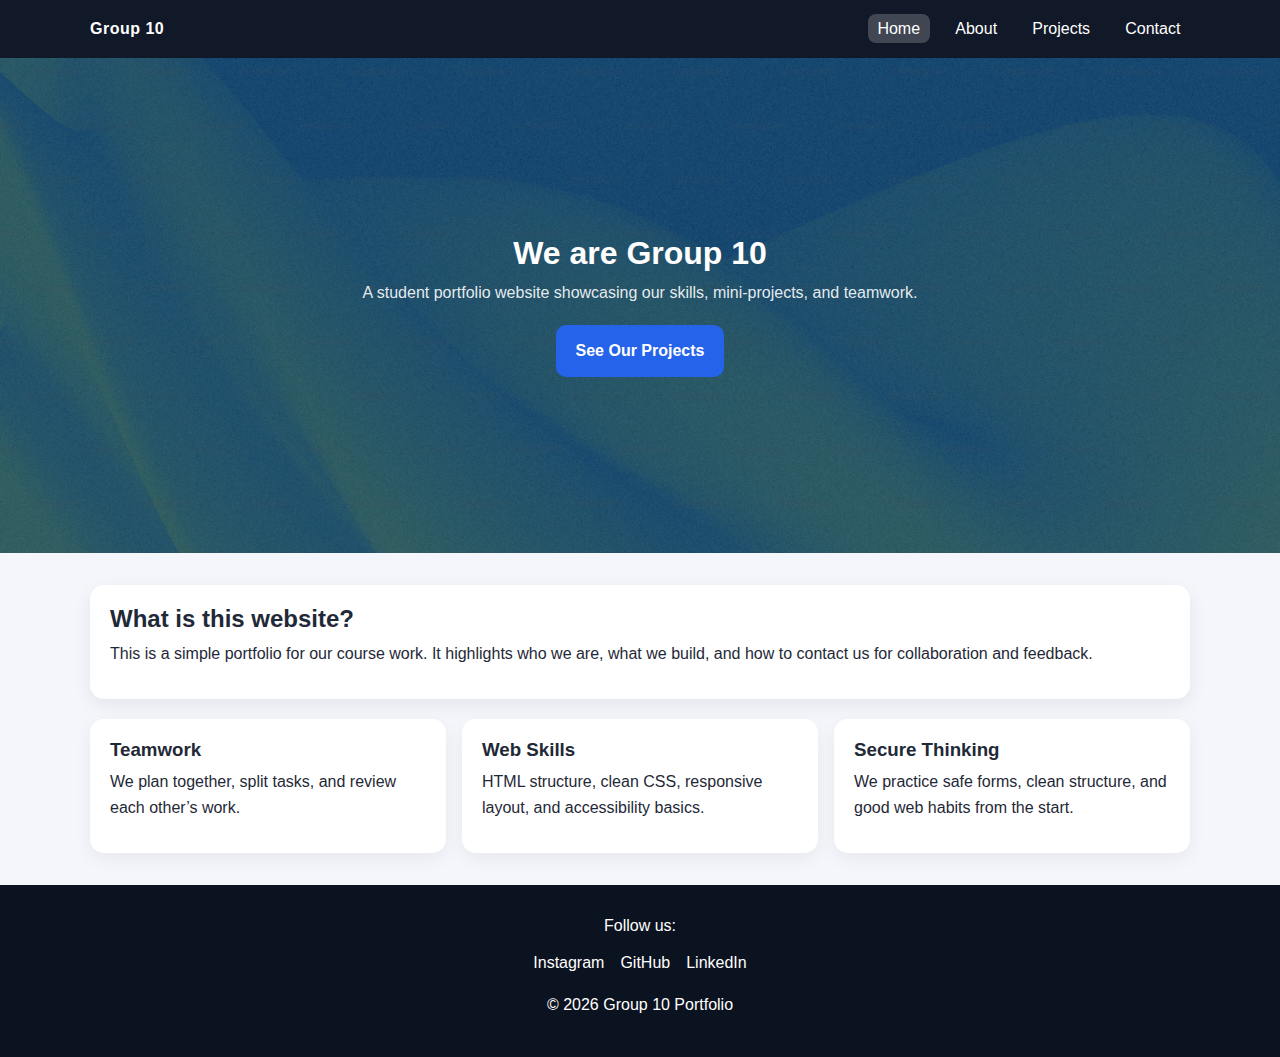
<file: pw1/index.html>
<!DOCTYPE html>
<html lang="en">
<head>
    <meta charset="UTF-8" />
    <meta name="viewport" content="width=device-width, initial-scale=1.0" />
    <title>Group 10 Portfolio | Home</title>
    <link rel="stylesheet" href="css/styles.css" />
</head>
<body style="min-height: 100vh">
<header class="site-header">
    <nav class="navbar">
        <a class="brand" href="index.html">Group 10</a>
        <ul class="nav-links">
            <li><a class="active" href="index.html">Home</a></li>
            <li><a href="about.html">About</a></li>
            <li><a href="services.html">Projects</a></li>
            <li><a href="contact.html">Contact</a></li>
        </ul>
    </nav>
</header>
<section class="hero">
    <div class="hero-content">
        <h1>We are Group 10</h1>
        <p>A student portfolio website showcasing our skills, mini-projects, and teamwork.</p>
        <a class="btn" href="services.html">See Our Projects</a>
    </div>
</section>
<main class="container">
    <section class="card featured">
        <h2>What is this website?</h2>
        <p>
            This is a simple portfolio for our course work. It highlights who we are, what we build,
            and how to contact us for collaboration and feedback.
        </p>
    </section>
    <section class="features">
        <article class="feature">
            <h3>Teamwork</h3>
            <p>We plan together, split tasks, and review each other’s work.</p>
        </article>
        <article class="feature">
            <h3>Web Skills</h3>
            <p>HTML structure, clean CSS, responsive layout, and accessibility basics.</p>
        </article>
        <article class="feature">
            <h3>Secure Thinking</h3>
            <p>We practice safe forms, clean structure, and good web habits from the start.</p>
        </article>
    </section>
</main>
<footer class="site-footer">
    <div class="footer-content">
        <p>Follow us:</p>
        <div class="social">
            <a href="#" aria-label="Instagram">Instagram</a>
            <a href="#" aria-label="GitHub">GitHub</a>
            <a href="#" aria-label="LinkedIn">LinkedIn</a>
        </div>
        <p class="copyright">© 2026 Group 10 Portfolio</p>
    </div>
</footer>
</body>
</html>
</file>
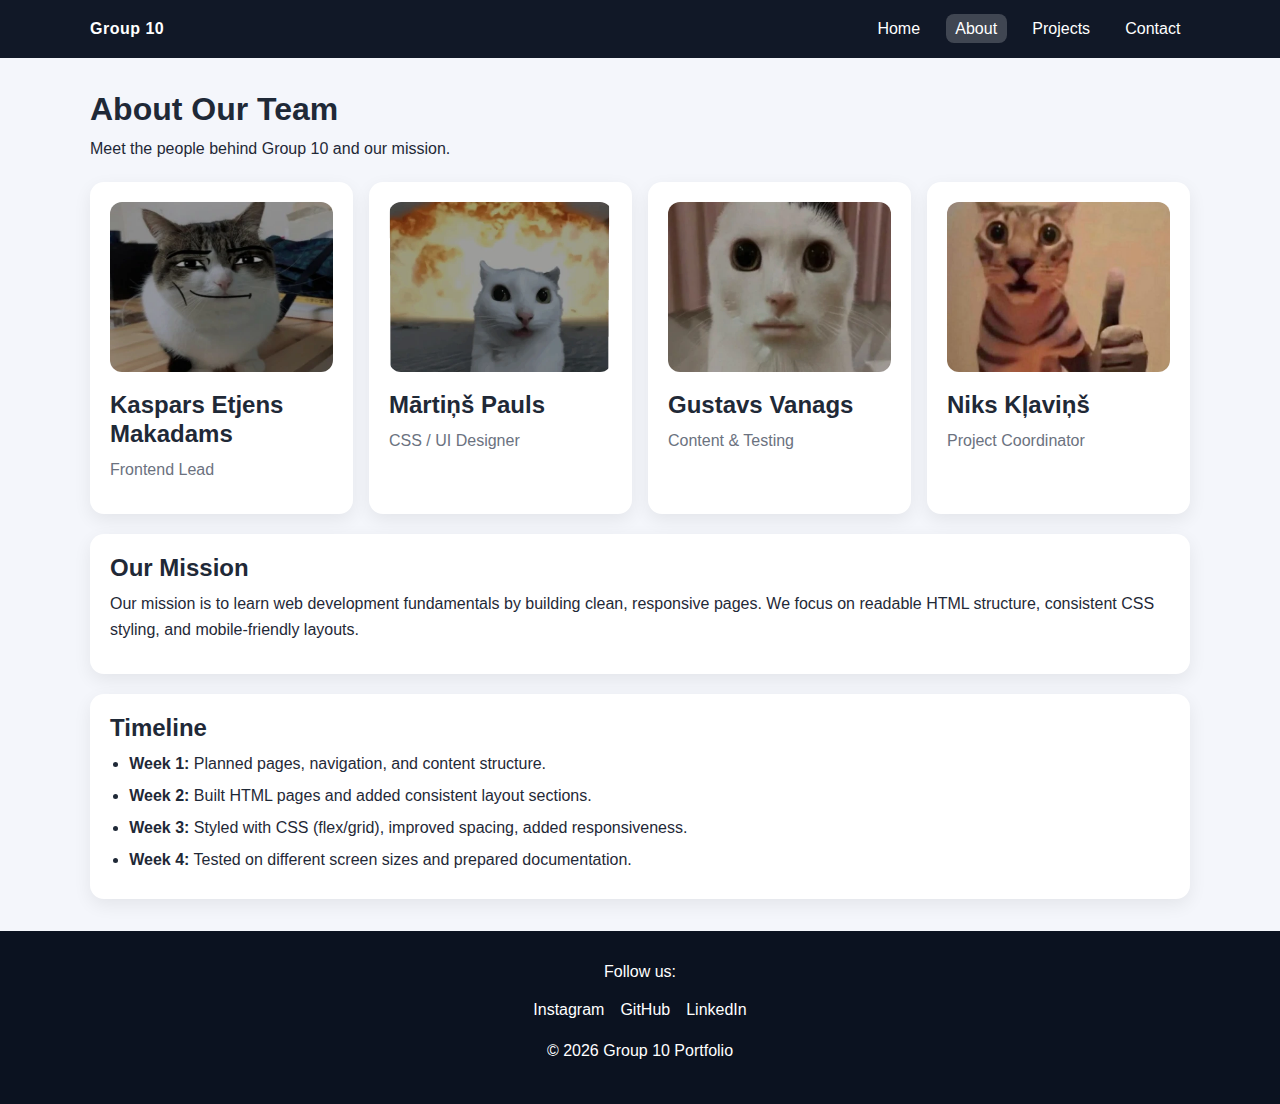
<file: pw1/about.html>
<!DOCTYPE html>
<html lang="en">
<head>
    <meta charset="UTF-8" />
    <meta name="viewport" content="width=device-width, initial-scale=1.0" />
    <title>Group 10 Portfolio | About</title>
    <link rel="stylesheet" href="css/styles.css" />
    <link rel="icon" type="image/x-icon" href="images/favicon.ico">
</head>
<body class="layout">
<header class="site-header">
    <nav class="navbar">
        <a class="brand" href="index.html">Group 10</a>
        <ul class="nav-links">
            <li><a href="index.html">Home</a></li>
            <li><a class="active" href="about.html">About</a></li>
            <li><a href="services.html">Projects</a></li>
            <li><a href="contact.html">Contact</a></li>
        </ul>
    </nav>
</header>

<main class="container">
    <section class="page-title">
        <h1>About Our Team</h1>
        <p>Meet the people behind Group 10 and our mission.</p>
    </section>
    <section class="team-grid">
        <article class="member card">
            <img src="images/member1.png" alt="Team member 1 portrait" />
            <h2>Kaspars Etjens Makadams</h2>
            <p class="muted">Frontend Lead</p>
        </article>
        <article class="member card">
            <img src="images/member2.png" alt="Team member 2 portrait" />
            <h2>Mārtiņš Pauls</h2>
            <p class="muted">CSS / UI Designer</p>
        </article>
        <article class="member card">
            <img src="images/member3.png" alt="Team member 3 portrait" />
            <h2>Gustavs Vanags</h2>
            <p class="muted">Content & Testing</p>
        </article>
        <article class="member card">
            <img src="images/member4.png" alt="Niks Kļaviņš portrait" />
            <h2>Niks Kļaviņš</h2>
            <p class="muted">Project Coordinator</p>
        </article>
    </section>
    <section class="card m-b-20">
        <h2>Our Mission</h2>
        <p>
            Our mission is to learn web development fundamentals by building clean, responsive pages.
            We focus on readable HTML structure, consistent CSS styling, and mobile-friendly layouts.
        </p>
    </section>
    <section class="card">
        <h2>Timeline</h2>
        <ul class="timeline">
            <li><strong>Week 1:</strong> Planned pages, navigation, and content structure.</li>
            <li><strong>Week 2:</strong> Built HTML pages and added consistent layout sections.</li>
            <li><strong>Week 3:</strong> Styled with CSS (flex/grid), improved spacing, added responsiveness.</li>
            <li><strong>Week 4:</strong> Tested on different screen sizes and prepared documentation.</li>
        </ul>
    </section>
</main>
<footer class="site-footer">
    <div class="footer-content">
        <p>Follow us:</p>
        <div class="social">
            <a href="#" aria-label="Instagram">Instagram</a>
            <a href="#" aria-label="GitHub">GitHub</a>
            <a href="#" aria-label="LinkedIn">LinkedIn</a>
        </div>
        <p class="copyright">© 2026 Group 10 Portfolio</p>
    </div>
</footer>
</body>
</html>
</file>
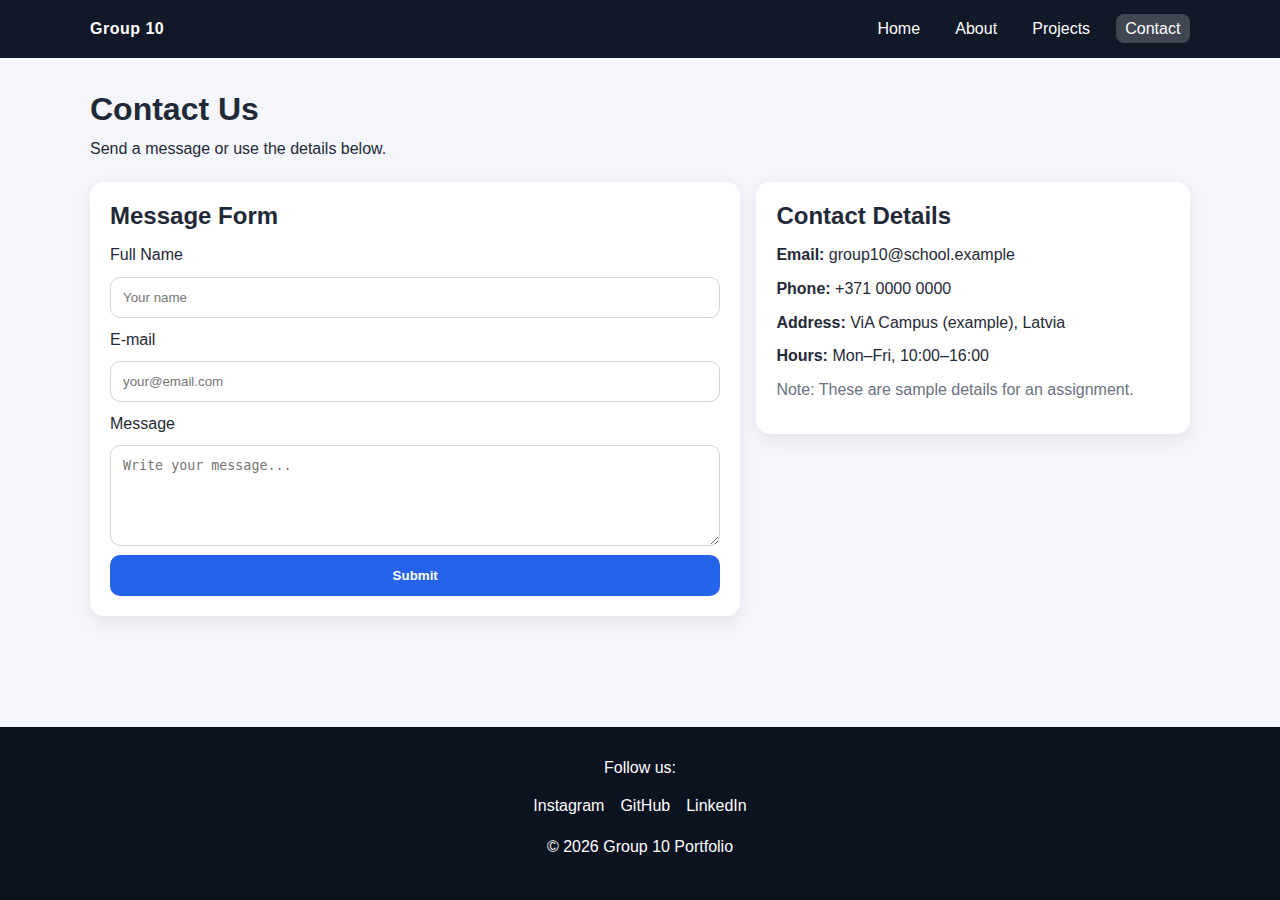
<file: pw1/contact.html>
<!DOCTYPE html>
<html lang="en">
<head>
    <meta charset="UTF-8" />
    <meta name="viewport" content="width=device-width, initial-scale=1.0" />
    <title>Group 10 Portfolio | Contact</title>
    <link rel="stylesheet" href="css/styles.css" />
    <link rel="icon" type="image/x-icon" href="images/favicon.ico">
</head>
<body class="layout">
<header class="site-header">
    <nav class="navbar">
        <a class="brand" href="index.html">Group 10</a>
        <ul class="nav-links">
            <li><a href="index.html">Home</a></li>
            <li><a href="about.html">About</a></li>
            <li><a href="services.html">Projects</a></li>
            <li><a class="active" href="contact.html">Contact</a></li>
        </ul>
    </nav>
</header>
<main class="container">
    <section class="page-title">
        <h1>Contact Us</h1>
        <p>Send a message or use the details below.</p>
    </section>
    <section class="contact-layout">
        <section class="card">
            <h2>Message Form</h2>
            <form class="contact-form" action="#" method="post">
                <label for="fullName">Full Name</label>
                <input id="fullName" name="fullName" type="text" placeholder="Your name" required />

                <label for="email">E-mail</label>
                <input id="email" name="email" type="email" placeholder="your@email.com" required />

                <label for="message">Message</label>
                <textarea id="message" name="message" rows="5" placeholder="Write your message..." required></textarea>

                <button type="submit" class="btn">Submit</button>
            </form>
        </section>
        <aside class="card">
            <h2>Contact Details</h2>
            <ul class="contact-details">
                <li><strong>Email:</strong> group10@school.example</li>
                <li><strong>Phone:</strong> +371 0000 0000</li>
                <li><strong>Address:</strong> ViA Campus (example), Latvia</li>
                <li><strong>Hours:</strong> Mon–Fri, 10:00–16:00</li>
            </ul>
            <p class="muted">Note: These are sample details for an assignment.</p>
        </aside>
    </section>
</main>
<footer class="site-footer">
    <div class="footer-content">
        <p>Follow us:</p>
        <div class="social">
            <a href="#" aria-label="Instagram">Instagram</a>
            <a href="#" aria-label="GitHub">GitHub</a>
            <a href="#" aria-label="LinkedIn">LinkedIn</a>
        </div>
        <p class="copyright">© 2026 Group 10 Portfolio</p>
    </div>
</footer>
</body>
</html>
</file>
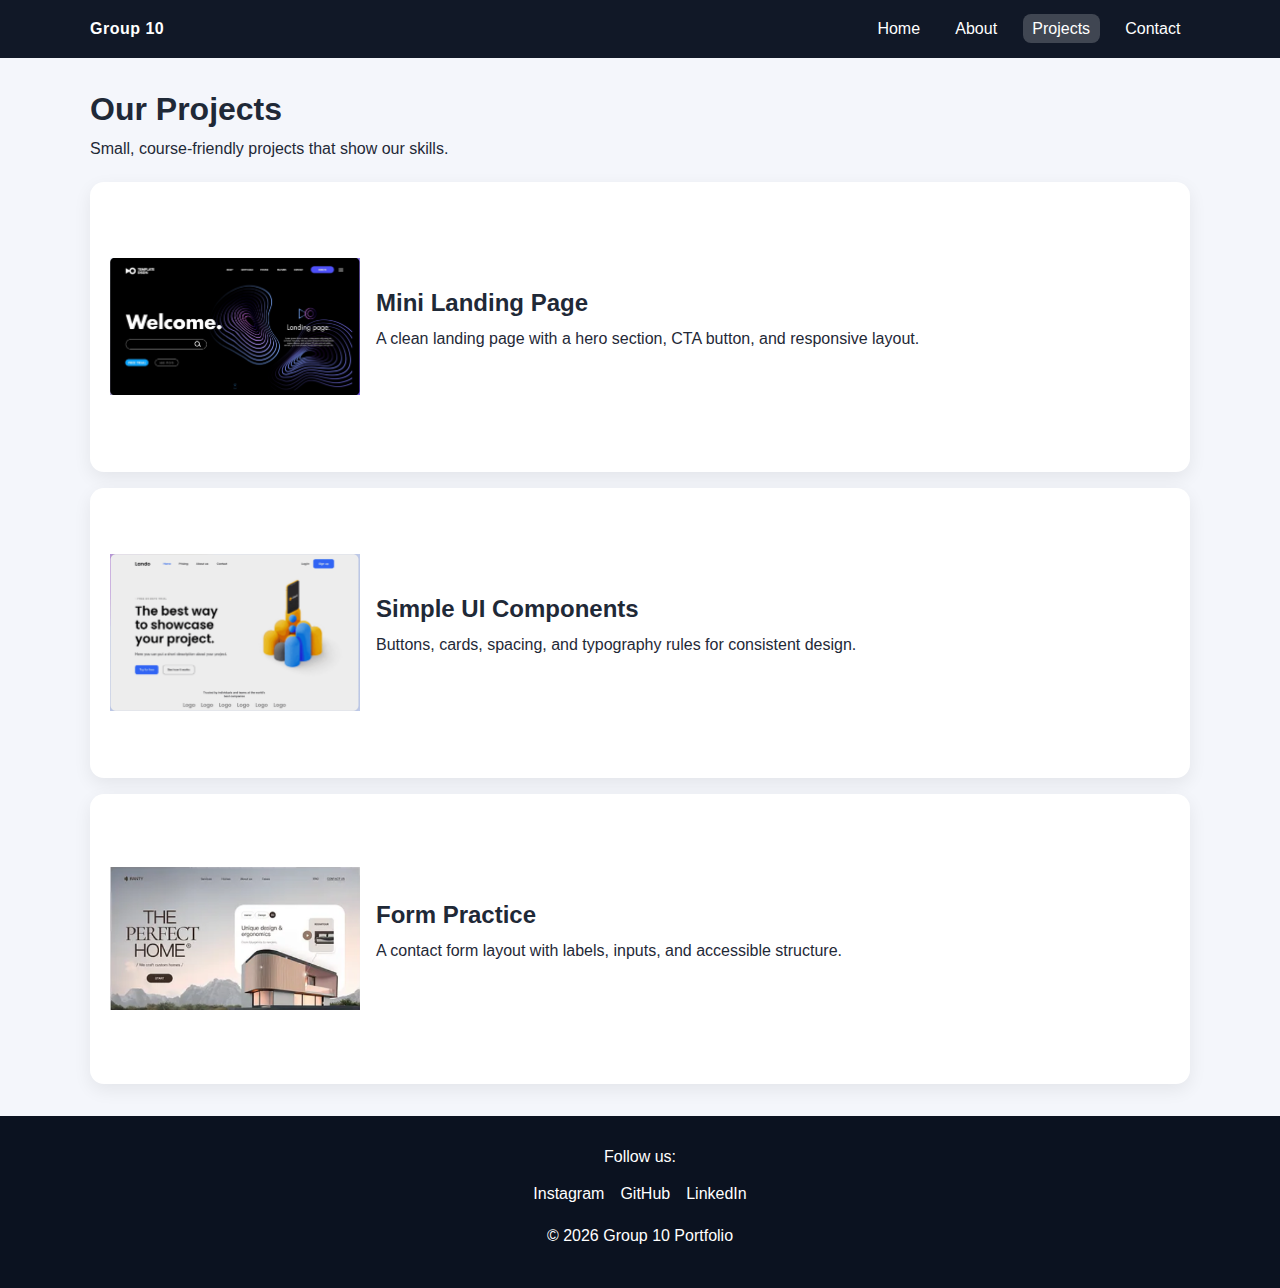
<file: pw1/services.html>
<!DOCTYPE html>
<html lang="en">
<head>
    <meta charset="UTF-8" />
    <meta name="viewport" content="width=device-width, initial-scale=1.0" />
    <title>Group 10 Portfolio | Projects</title>
    <link rel="stylesheet" href="css/styles.css" />
    <link rel="icon" type="image/x-icon" href="images/favicon.ico">
</head>
<body class="layout">
<header class="site-header">
    <nav class="navbar">
        <a class="brand" href="index.html">Group 10</a>
        <ul class="nav-links">
            <li><a href="index.html">Home</a></li>
            <li><a href="about.html">About</a></li>
            <li><a class="active" href="services.html">Projects</a></li>
            <li><a href="contact.html">Contact</a></li>
        </ul>
    </nav>
</header>
<main class="container">
    <section class="page-title">
        <h1>Our Projects</h1>
        <p>Small, course-friendly projects that show our skills.</p>
    </section>
    <section class="service-list">
        <article class="service card">
            <img class="service-icon" src="images/website1.png" alt="Web icon" />
            <div>
                <h2>Mini Landing Page</h2>
                <p>A clean landing page with a hero section, CTA button, and responsive layout.</p>
            </div>
        </article>
        <article class="service card">
            <img class="service-icon" src="images/website2.png" alt="UI icon" />
            <div>
                <h2>Simple UI Components</h2>
                <p>Buttons, cards, spacing, and typography rules for consistent design.</p>
            </div>
        </article>
        <article class="service card">
            <img class="service-icon" src="images/website3.png" alt="Security icon" />
            <div>
                <h2>Form Practice</h2>
                <p>A contact form layout with labels, inputs, and accessible structure.</p>
            </div>
        </article>
    </section>
</main>
<footer class="site-footer">
    <div class="footer-content">
        <p>Follow us:</p>
        <div class="social">
            <a href="#" aria-label="Instagram">Instagram</a>
            <a href="#" aria-label="GitHub">GitHub</a>
            <a href="#" aria-label="LinkedIn">LinkedIn</a>
        </div>
        <p class="copyright">© 2026 Group 10 Portfolio</p>
    </div>
</footer>
</body>
</html>
</file>
<file: pw1/css/styles.css>
/* ---------- Global ---------- */
* {
    box-sizing: border-box;
    margin: 0;
    padding: 0;
}

:root {
    --bg: #f4f6fb;
    --text: #1f2937;
    --muted: #6b7280;
    --card: #ffffff;
    --nav: #111827;
    --accent: #2563eb;
    --accent-dark: #1d4ed8;
}

body {
    font-family: Arial, Helvetica, sans-serif;
    background: var(--bg);
    color: var(--text);
    line-height: 1.6;
}

a {
    color: inherit;
    text-decoration: none;
}

h1, h2, h3 {
    line-height: 1.2;
    margin-bottom: 0.5rem;
}

p {
    margin-bottom: 0.75rem;
}

.m-b-20 {
    margin-bottom: 20px;
}

.container {
    width: min(1100px, 92%);
    margin: 0 auto;
    padding: 2rem 0;
    flex-grow: 1;
}

.muted {
    color: var(--muted);
}


.layout {
    min-height: 100vh;
    display: flex;
    flex-direction: column;
}

/* ---------- Navigation ---------- */
.site-header {
    background: var(--nav);
}

.navbar {
    width: min(1100px, 92%);
    margin: 0 auto;
    padding: 1rem 0;
    display: flex;
    align-items: center;
    justify-content: space-between;
    gap: 1rem;
}

.brand {
    font-weight: 700;
    color: white;
    letter-spacing: 0.5px;
}

.nav-links {
    list-style: none;
    display: flex;            /* flex requirement */
    gap: 1rem;
}

.nav-links a {
    color: white;
    padding: 0.4rem 0.6rem;
    border-radius: 8px;
    transition: background 0.2s ease;
}

.nav-links a:hover {
    background: rgba(255, 255, 255, 0.12);
}

.nav-links a.active {
    background: rgba(255, 255, 255, 0.2);
}

/* ---------- Hero ---------- */
.hero {
    min-height: 55vh;
    display: flex;
    align-items: center;
    justify-content: center;
    text-align: center;

    /* background image OR gradient requirement */
    background:
            linear-gradient(rgba(17, 24, 39, 0.65), rgba(17, 24, 39, 0.65)),
            url("../images/hero.avif");
    background-size: cover;
    background-position: center;
    padding: 3rem 1rem;
}

.hero-content {
    width: min(800px, 92%);
    color: white;
}

.hero-content p {
    color: rgba(255, 255, 255, 0.9);
    margin-bottom: 1.25rem;
}

/* ---------- Buttons ---------- */
.btn {
    display: inline-block;
    background: var(--accent);
    color: white;
    padding: 0.8rem 1.2rem;
    border-radius: 10px;
    border: none;
    cursor: pointer;
    font-weight: 700;
    transition: transform 0.15s ease, background 0.2s ease;
}

.btn:hover {
    background: var(--accent-dark);
    transform: translateY(-1px);
}

/* ---------- Cards / Sections ---------- */
.card {
    background: var(--card);
    border-radius: 14px;
    padding: 1.25rem;
    box-shadow: 0 6px 18px rgba(0, 0, 0, 0.07);
}

.page-title {
    margin-bottom: 1.25rem;
}

.featured {
    margin-bottom: 1.25rem;
}

/* ---------- Three-column features (Grid/Flexbox) ---------- */
.features {
    display: grid;
    grid-template-columns: repeat(3, 1fr);
    gap: 1rem;
}

.feature {
    background: var(--card);
    border-radius: 14px;
    padding: 1.25rem;
    box-shadow: 0 6px 18px rgba(0, 0, 0, 0.06);
}

/* ---------- About: Team grid ---------- */
.team-grid {
    display: grid;
    grid-template-columns: repeat(4, 1fr);
    gap: 1rem;
    margin-bottom: 1.25rem;
}

.member img {
    width: 100%;
    height: 170px;
    object-fit: cover;
    border-radius: 12px;
    margin-bottom: 0.75rem;
}

.timeline {
    padding-left: 1.2rem;
}

.timeline li {
    margin: 0.4rem 0;
}

/* ---------- Services/Projects ---------- */
.service-list {
    display: flex;
    flex-direction: column;
    gap: 1rem;
}

.service {
    display: flex;
    gap: 1rem;
    align-items: center;
}

.service-icon {
    width: 250px;
    height: 250px;
    object-fit: contain;
}

/* ---------- Contact ---------- */
.contact-layout {
    display: grid;
    grid-template-columns: 1.2fr 0.8fr;
    gap: 1rem;
    align-items: start;
}

.contact-form {
    display: flex;
    flex-direction: column;
    gap: 0.55rem;
    margin-top: 0.75rem;
}

.contact-form input,
.contact-form textarea {
    padding: 0.75rem;
    border-radius: 10px;
    border: 1px solid #d1d5db;
    outline: none;
}

.contact-form input:focus,
.contact-form textarea:focus {
    border-color: var(--accent);
}

.contact-details {
    list-style: none;
    margin-top: 0.75rem;
}

.contact-details li {
    margin: 0.5rem 0;
}

/* ---------- Footer ---------- */
.site-footer {
    background: #0b1220; /* dark background requirement */
    color: white;
    text-align: center; /* centered requirement */
    padding: 1.75rem 1rem;
}

.footer-content {
    width: min(1100px, 92%);
    margin: 0 auto;
}

.social {
    display: flex;
    justify-content: center;
    gap: 1rem;
    margin: 0.5rem 0 1rem;
}

.social a:hover {
    text-decoration: underline;
}

/* ---------- Responsive (Media Queries) ---------- */
@media (max-width: 900px) {
    .team-grid {
        grid-template-columns: repeat(2, 1fr);
    }

    .features {
        grid-template-columns: 1fr; /* convert to single column requirement */
    }

    .contact-layout {
        grid-template-columns: 1fr;
    }
    .service {
        flex-direction: column;
    }
}

@media (max-width: 560px) {
    .navbar {
        flex-direction: column; /* flex-direction requirement */
        align-items: flex-start;
    }

    .nav-links {
        flex-wrap: wrap;
    }

    h1 {
        font-size: 1.7rem; /* reduce font size requirement */
    }

    .btn {
        width: 100%; /* reduce / full width on small screens */
        text-align: center;
    }
}
</file>
